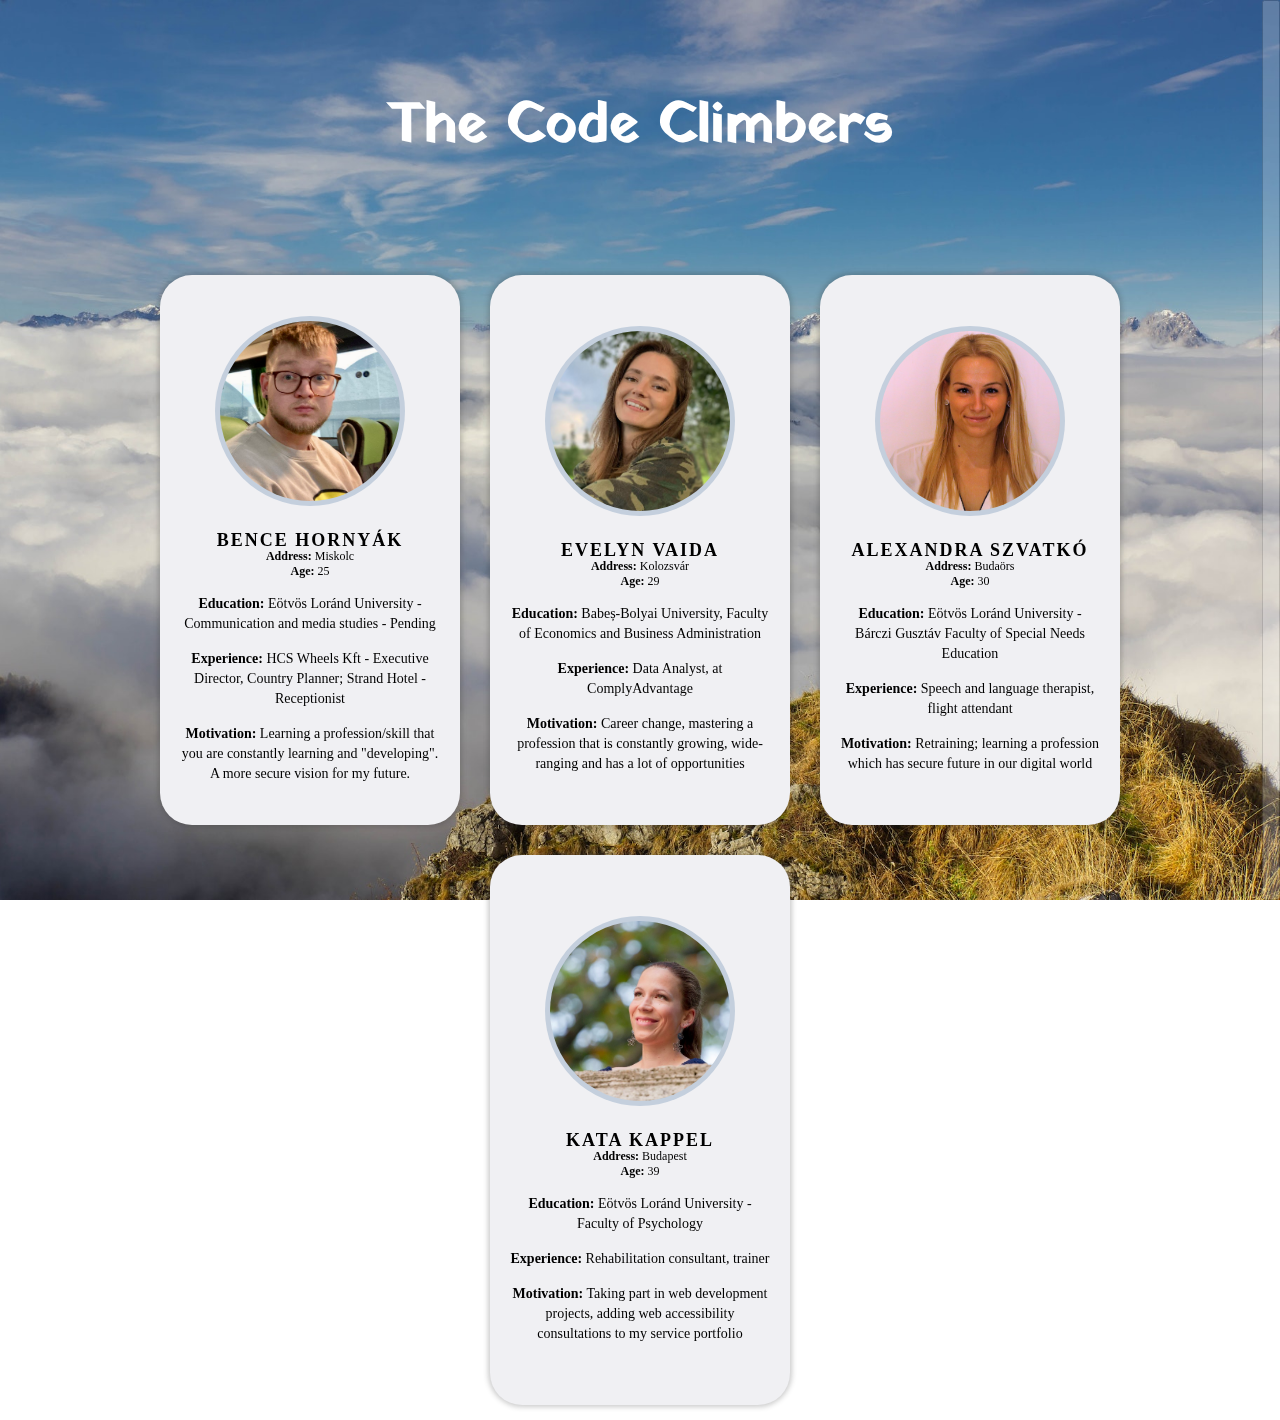
<file: index.html>
<!DOCTYPE html>
<html>
  <head>
    <meta charset="UTF-8" />
    <meta name="viewport" content="width=device-width, initial-scale=1.0" />
    <title>Code Climbers</title>

    <link rel="stylesheet" href="style.css" />
    <link rel="preconnect" href="https://fonts.googleapis.com" />
    <link rel="preconnect" href="https://fonts.gstatic.com" crossorigin />
    <link
      href="https://fonts.googleapis.com/css2?family=Montserrat:wght@300&family=Yatra+One&display=swap"
      rel="stylesheet"
    />
  </head>

  <body id="bodycodeclimbers">
    <div class="teams">
      <h1>
        The Code Climbers
      </h1>
      
      <div class="card">
        <div class="front">
          <div class="member_img">
            <img src="image/HornyakBence.jpg" alt="HornyakBence">
          </div>
          <h3>Bence Hornyák</h3>
          <span><strong>Address:</strong> Miskolc</span>
          <span><strong>Age:</strong> 25</span>
          <p><strong>Education:</strong> Eötvös Loránd University - Communication and media studies - Pending</p>
          <p><strong>Experience:</strong> HCS Wheels Kft - Executive Director, Country Planner; Strand Hotel - Receptionist</p>
          <p><strong>Motivation:</strong> Learning a profession/skill that you are constantly learning and "developing". A more secure vision for my future.</p>
        </div>
        <div class="back">
          <p><strong>Interests:</strong> football, videogames, cycling, pub crawling</p>
          <p><strong>Random facts:</strong></p>
          <p>I can lick my own nose.</p>
          <p>I was a signed basketball player for Sláger - Kazincbarcika.</p>
          <p>Me and my friends hosted a rave this year which 250 people attended.</p>
        </div>
      </div>

      <div class="card">
        <div class="front">
          <div class="member_img">
            <img src="image/VaidaEvelyn.JPG" alt="VaidaEvelyn">
          </div>
          <h3>Evelyn Vaida</h3>
          <span><strong>Address:</strong> Kolozsvár</span>
          <span><strong>Age:</strong> 29</span>
          <p><strong>Education:</strong> Babeș-Bolyai University, Faculty of Economics and Business Administration</p>
          <p><strong>Experience:</strong> Data Analyst, at ComplyAdvantage</p>
          <p><strong>Motivation:</strong> Career change, mastering a profession that is constantly growing, wide-ranging and has a lot of opportunities</p>
        </div>
        <div class="back">
          <p><strong>Interests:</strong> nature, hiking, camping, skiing, cycling.</p>
          <p><strong>Random facts:</strong></p> 
          <p>Although I like extreme sports, I have never broken a bone.</p>
          <p>In my spare time, I really like to bake/cook, one of my specialties is blueberry cheesecake.</p>
          <p>The top two on my Bucket List right now: seeing the aurora boralis in Iceland and skiing in Niseko, Japan.</p>
        </div>
      </div>

      <div class="card">
        <div class="front">
          <div class="member_img">
            <img src="image/SzvatkoAlexandra.JPG.jpg" alt="SzvatkoAlexandra">
          </div>
          <h3>Alexandra Szvatkó</h3>
          <span><strong>Address:</strong> Budaörs</span>
          <span><strong>Age:</strong> 30</span>
          <p><strong>Education:</strong> Eötvös Loránd University - Bárczi Gusztáv Faculty of Special Needs Education</p>
          <p><strong>Experience:</strong> Speech and language therapist, flight attendant</p>
          <p><strong>Motivation:</strong> Retraining; learning a profession which has secure future in our digital world</p>
        </div>
        <div class="back">
          <p><strong>Interests:</strong> books, based on true storys; coffee related things (beans variety, making process); healthy lifestyle.</p>
          <p><strong>Random facts:</strong></p> 
          <p>I grow up in Nyíregyháza, but because of the university I moved to Budapest. Then I've stucked here.</p>
          <p>I did athletics for 6 year.</p>
          <p>I met my husband during a holiday in Italy.</p>
        </div>
      </div>

      <div class="card">
        <div class="front">
          <div class="member_img">
            <img src="image/KappelKata.jpg" alt="KappelKata">
          </div>
          <h3>Kata Kappel</h3>
          <span><strong>Address:</strong> Budapest</span>
          <span><strong>Age:</strong> 39</span>
          <p><strong>Education:</strong> Eötvös Loránd University - Faculty of Psychology</p>
          <p><strong>Experience:</strong> Rehabilitation consultant, trainer</p>
          <p><strong>Motivation:</strong> Taking part in web development projects, adding web accessibility consultations to my service portfolio</p>
        </div>
        <div class="back">
          <p><strong>Interests:</strong> sports (running, yoga, hiking etc.), healthy lifestyle</p>
          <p><strong>Random facts:</strong></p> 
          <p>I once travelled around the Nothern part of Italy in camper.</p>
          <p>As a child I learnt playing the piano.</p>
          <p>I can make homemade cheese.</p>
        </div>
      </div>
    </div>

    <aside id="team_one">
        <a href="index2.html"><button>-----</button></a>
    </aside>
  </body>
</html>
</file>
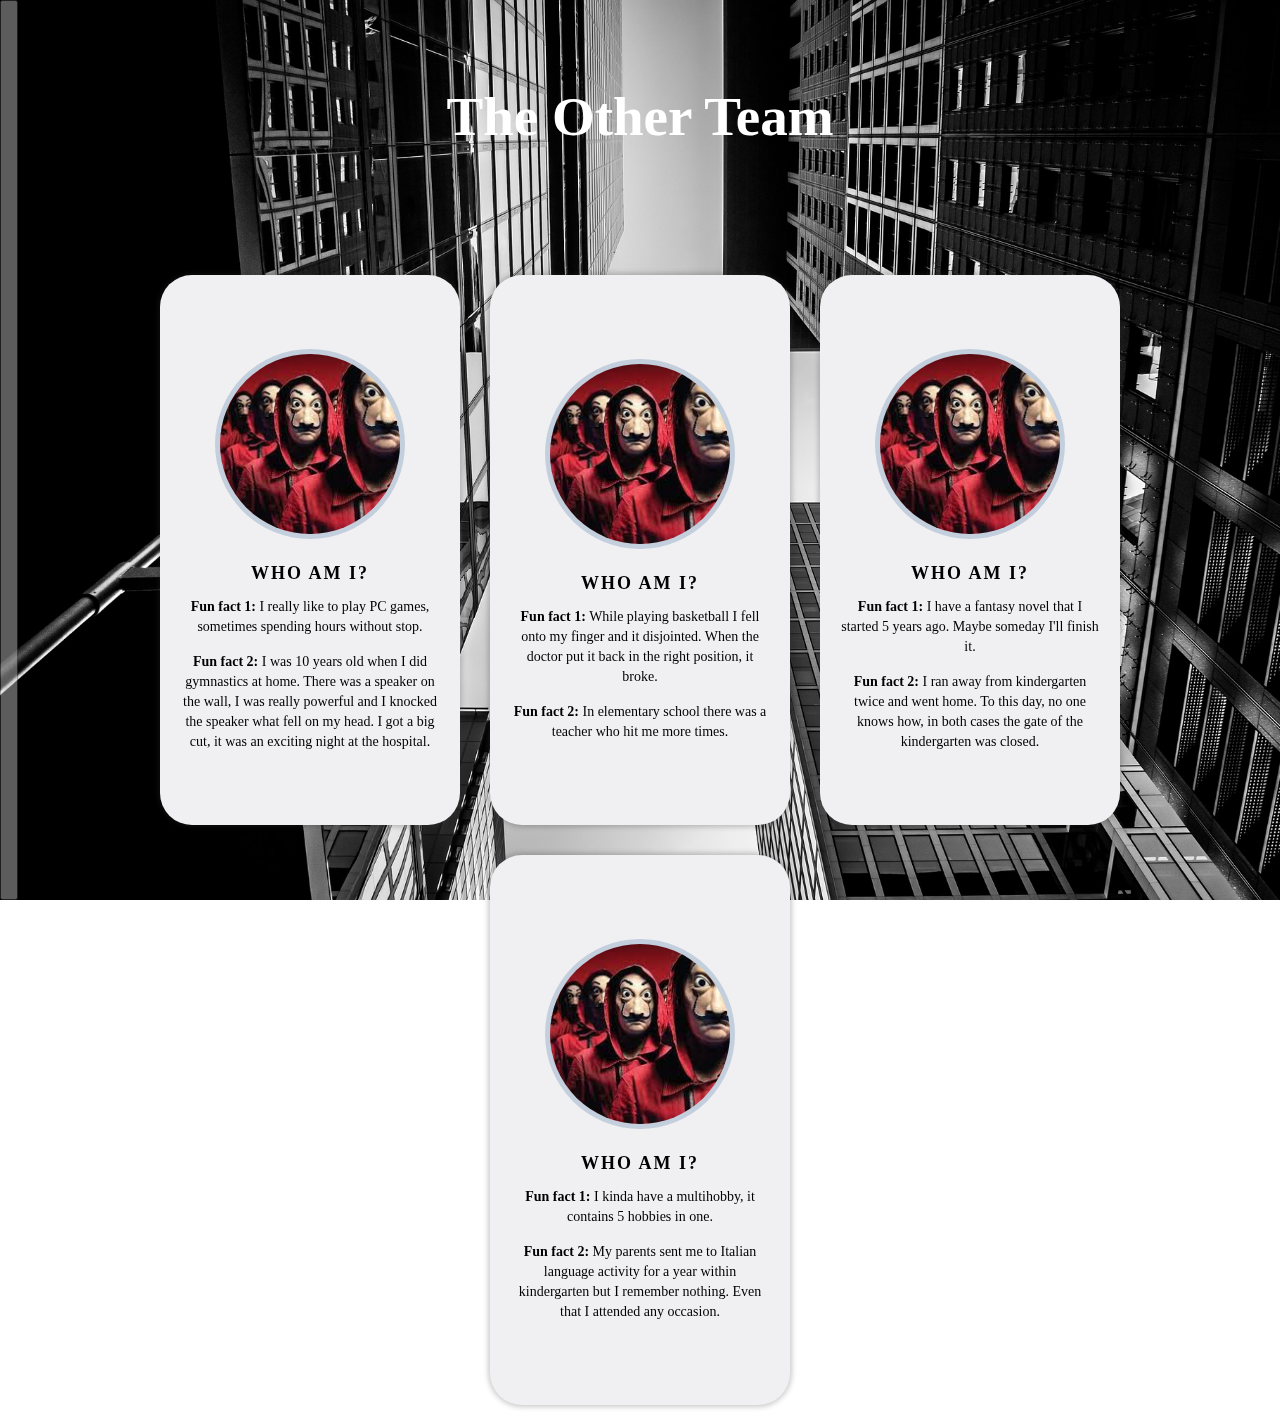
<file: index2.html>
<!DOCTYPE html>
<html lang="en">
<head>
    <meta charset="UTF-8">
    <meta name="viewport" content="width=device-width, initial-scale=1.0">
    <title>The other team</title>

    <link rel="stylesheet" href="style.css">

</head>
<body id="bodyotherteam">
    <div class="teams">
        <h1>The Other Team</h1>

        <div class="card">
            <div class="front">
            <div class="member_img">
                <img src="image/whoAmI.jpg" alt="FerencHegymegi">
            </div>
            <h3>Who am I?</h3>
            <p><strong>Fun fact 1:</strong> I really like to play PC games, sometimes spending hours without stop.</p>
            <p><strong>Fun fact 2:</strong> I was 10 years old when I did gymnastics at home. There was a speaker on the wall, I was really powerful and I knocked the speaker what fell on my head. I got a big cut, it was an exciting night at the hospital.</p>
            </div>
            <div class="back">
                <h3>Ferenc Hegymegi</h3>
            </div>
        </div>
    
      <div class="card">
        <div class="front">
          <div class="member_img">
            <img src="image/whoAmI.jpg" alt="ZsomborNagy">
          </div>
              <h3>Who am I?</h3>
              <p><strong>Fun fact 1:</strong> While playing basketball I fell onto my finger and it disjointed. When the doctor put it back in the right position, it broke.</p>
              <p><strong>Fun fact 2:</strong> In elementary school there was a teacher who hit me more times.</p>
        </div>
        <div class="back">
          <h3>Zsombor Nagy</h3>
        </div>
      </div>
  
      <div class="card">
        <div class="front">
          <div class="member_img">
            <img src="image/whoAmI.jpg" alt="ZsuzsiInotai">
          </div>
          <h3>Who am I?</h3>
          <p><strong>Fun fact 1:</strong>  I have a fantasy novel that I started 5 years ago. Maybe someday I'll finish it.</p>
          <p><strong>Fun fact 2:</strong> I ran away from kindergarten twice and went home. To this day, no one knows how, in both cases the gate of the kindergarten was closed.</p>
        </div>
        <div class="back">
          <h3>Zsuzsi Inotai</h3>
        </div>
      </div>
  
      <div class="card">
        <div class="front">
          <div class="member_img">
            <img src="image/whoAmI.jpg" alt="ÁgotaBokor">
          </div>
          <h3>Who am I?</h3>
          <p><strong>Fun fact 1:</strong> I kinda have a multihobby, it contains 5 hobbies in one.</p>
          <p><strong>Fun fact 2:</strong> My parents sent me to Italian language activity for a year within kindergarten but I remember nothing. Even that I attended any occasion.</p>
        </div>
        <div class="back">
          <h3>Ágota Bokor</h3>
        </div>
      </div>
    </div>
    <aside id="team_two">
        <a href="index.html"><button>-----</button></a>
    </aside>
</body>
</html>
</file>
<file: style.css>
* {
  margin: 0;
  padding: 0;
  box-sizing: border-box;
}

#bodycodeclimbers{
  height: 100vh;
  overflow: scroll;
 /*  background: linear-gradient(45deg, #a6bacc, #057939); */
  background: url(image/CodeClimbers.jpg) no-repeat center center fixed;
  -webkit-background-size: cover;
  -moz-background-size: cover;
  -o-background-size: cover;
  background-size: cover;
  /* display: flex;
  justify-content: center;
  align-items: center;
  flex-wrap: wrap; */
}

#bodyotherteam {
  height: 100vh;
  overflow: scroll;
  background: url(image/city-7094641_1920.jpg) no-repeat center center fixed;
  -webkit-background-size: cover;
  -moz-background-size: cover;
  -o-background-size: cover;
  background-size: cover;
}

.teams {
  margin-top: 260px;
  display: flex;
  justify-content: center;
  align-items: center;
  flex-wrap: wrap;
  text-align: center;
}

h1 {
  font-family: 'Yatra One', cursive;
  font-size: 55px;
  color: #fff;
  margin: 30px;
  position: absolute;
  top: 1em;
/*   bottom: ;
  right: ;    -> ezekkel lehet pakolgatni a pagen összevissza.
  left: ; */
}

.card:hover {
  cursor: pointer;
  transform: rotateY(180deg);
}

.card {
  height: 550px;
  width: 300px;
  margin: 15px;
  position: relative;
  transition: transform 1500ms;
  transform-style: preserve-3d;
}

.front,
.back {
  height: 100%;
  width: 100%;
  border-radius: 2rem;
  box-shadow: 0 0 5px 2px rgba(50, 50, 50, 0.25);
  position: absolute;
  backface-visibility: hidden;
  display: flex;
  flex-direction: column;
  justify-content: center;
  align-items: center;
  padding: 20px;

}

.front {
  background-color: #f0f0f3;
}

.back {
  background-color: #f0f0f3;
  transform: rotateY(180deg);
/*   gap: 1rem;
 */}


.member_img {
  background: #c4cfdd;
  max-width: 190px;
  width: 100%;
  height: 190px;
  margin: 0 auto;
  border-radius: 50%;
  padding: 5px;
  cursor: pointer;
  position: relative;
}
img {
  width: 100%;
  height: 100%;
  border-radius: 50%;
  object-fit: cover;
}

h3 {
  text-transform: uppercase;
  font-size: 18px;
  line-height: 18px;
  letter-spacing: 2px;
  margin: 25px 0 0;
}

span {
  font-size: 12px;
} 

p {
  margin-top: 15px;
  font-size: 14px;
  line-height: 20px;
  text-align: center;
}

#team_one {

  height: 100vh; /*80 v 70vh if not full page, depends which one is preferred */
/*   padding-top: 10vh; */
  width: 2vh; /* 0 width - change this with JavaScript */
  position: fixed; /* Stay in place */
  z-index: 1; /* Stay on top */
  top: 0;
  right: 0;
  overflow-x: hidden; /* Disable horizontal scroll */
}

#team_one button {
  color: transparent;
  opacity: 0.25;
  height: 100%;
  float: left;
}

#team_one button:hover {
/*   box-shadow: 5vh rgba(0, 0, 0, 0);
 */  opacity: 0.40;
}


#team_two {

  height: 100vh; /*80 v 70vh if not full page, depends which one is preferred */
/*   padding-top: 10vh; */
  width: 2vh; /* 0 width - change this with JavaScript */
  position: fixed; /* Stay in place */
  z-index: 1; /* Stay on top */
  top: 0;
  left: 0;
  overflow-x: hidden; /* Disable horizontal scroll */
}

#team_two button {
  color: transparent;
  opacity: 0.20;
  height: 100%;
  float: left;
}

#team_two button:hover {
/*   box-shadow: 5vh rgba(255, 0, 0, 0.519);
 */  opacity: 0.40;
}
</file>
